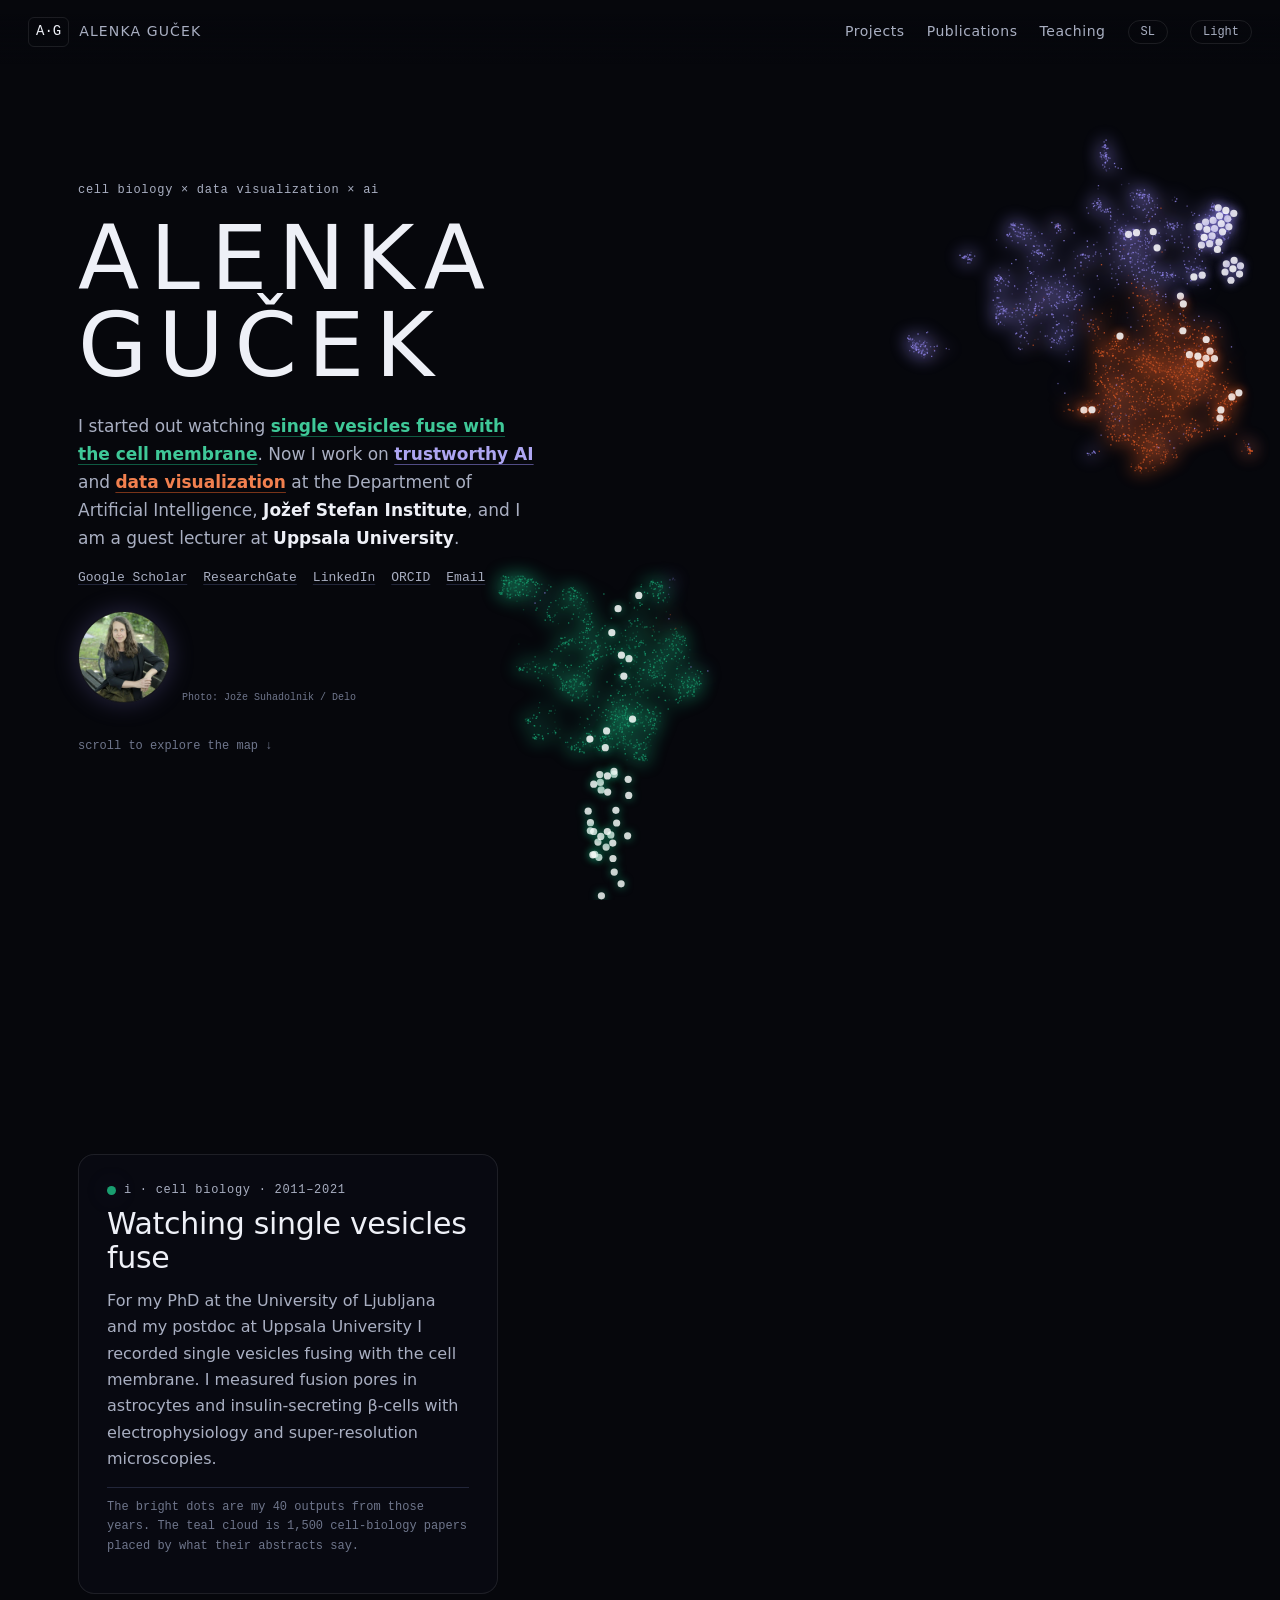
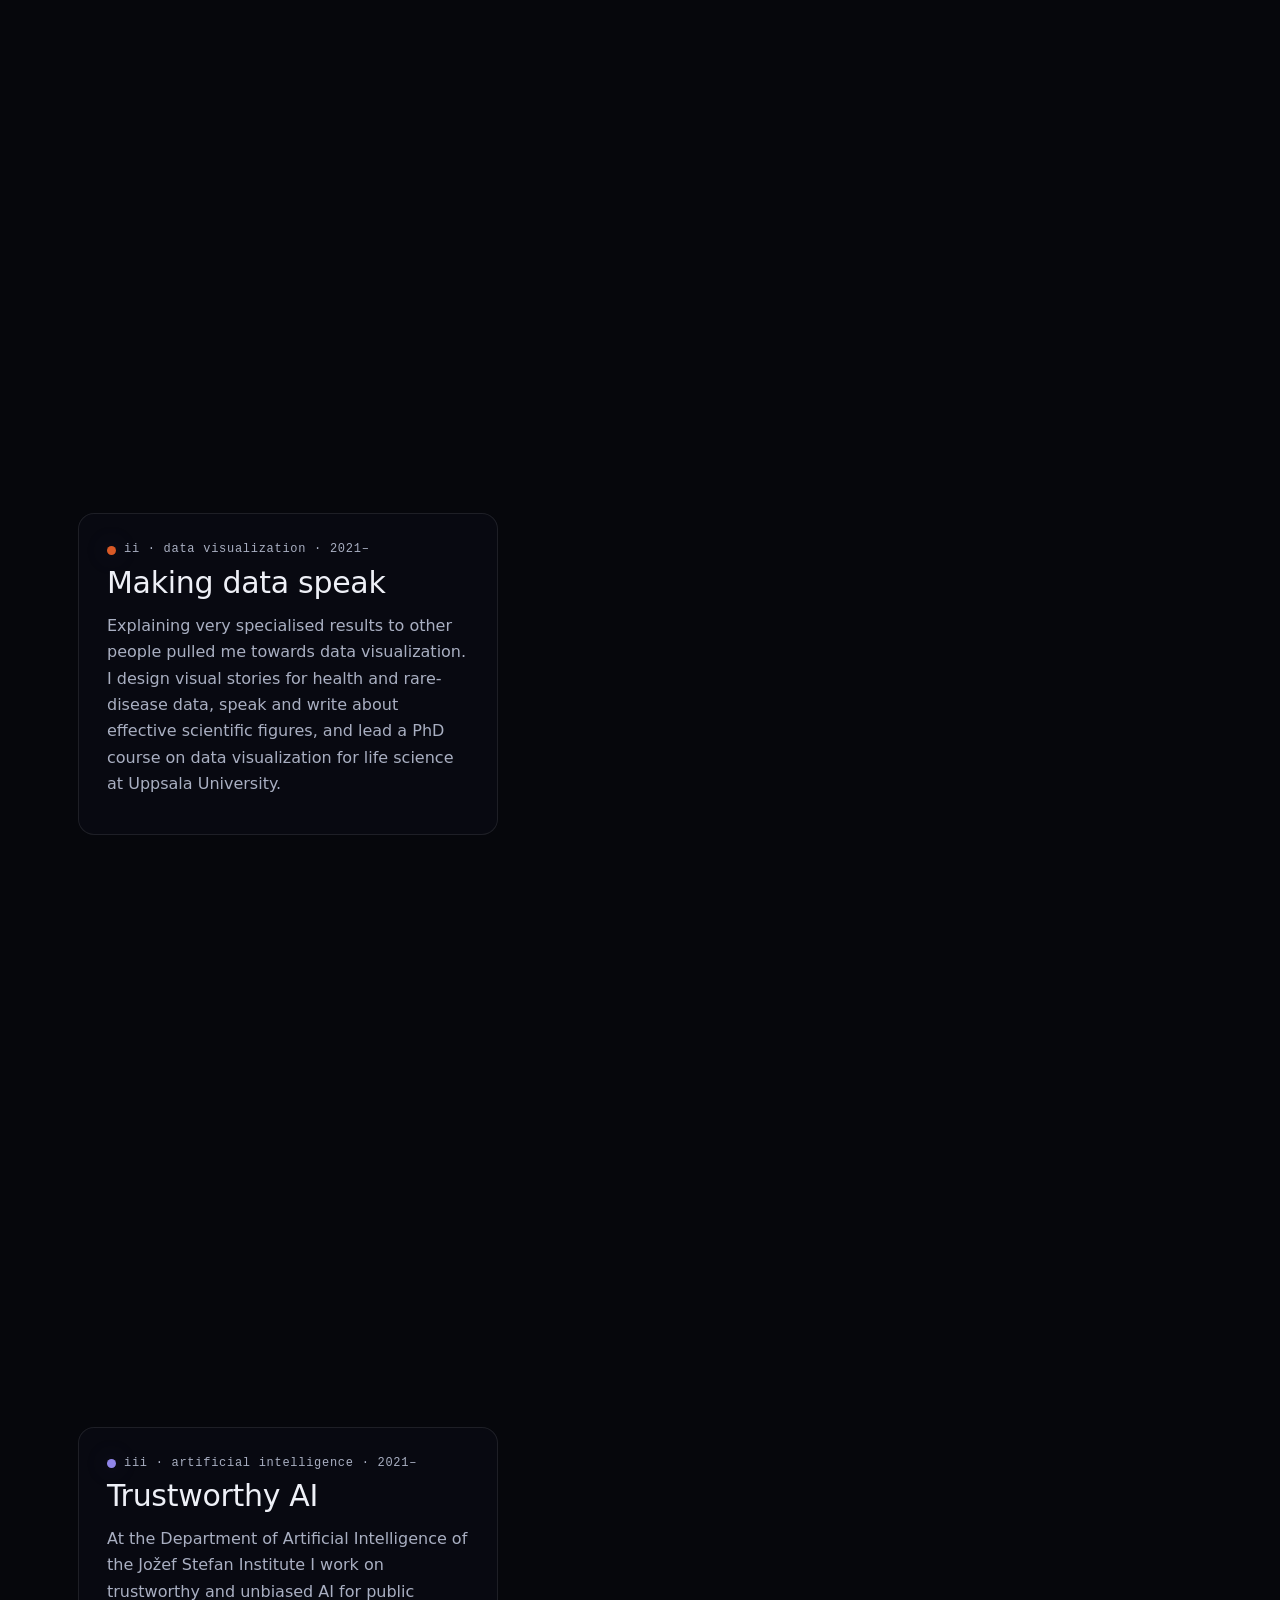
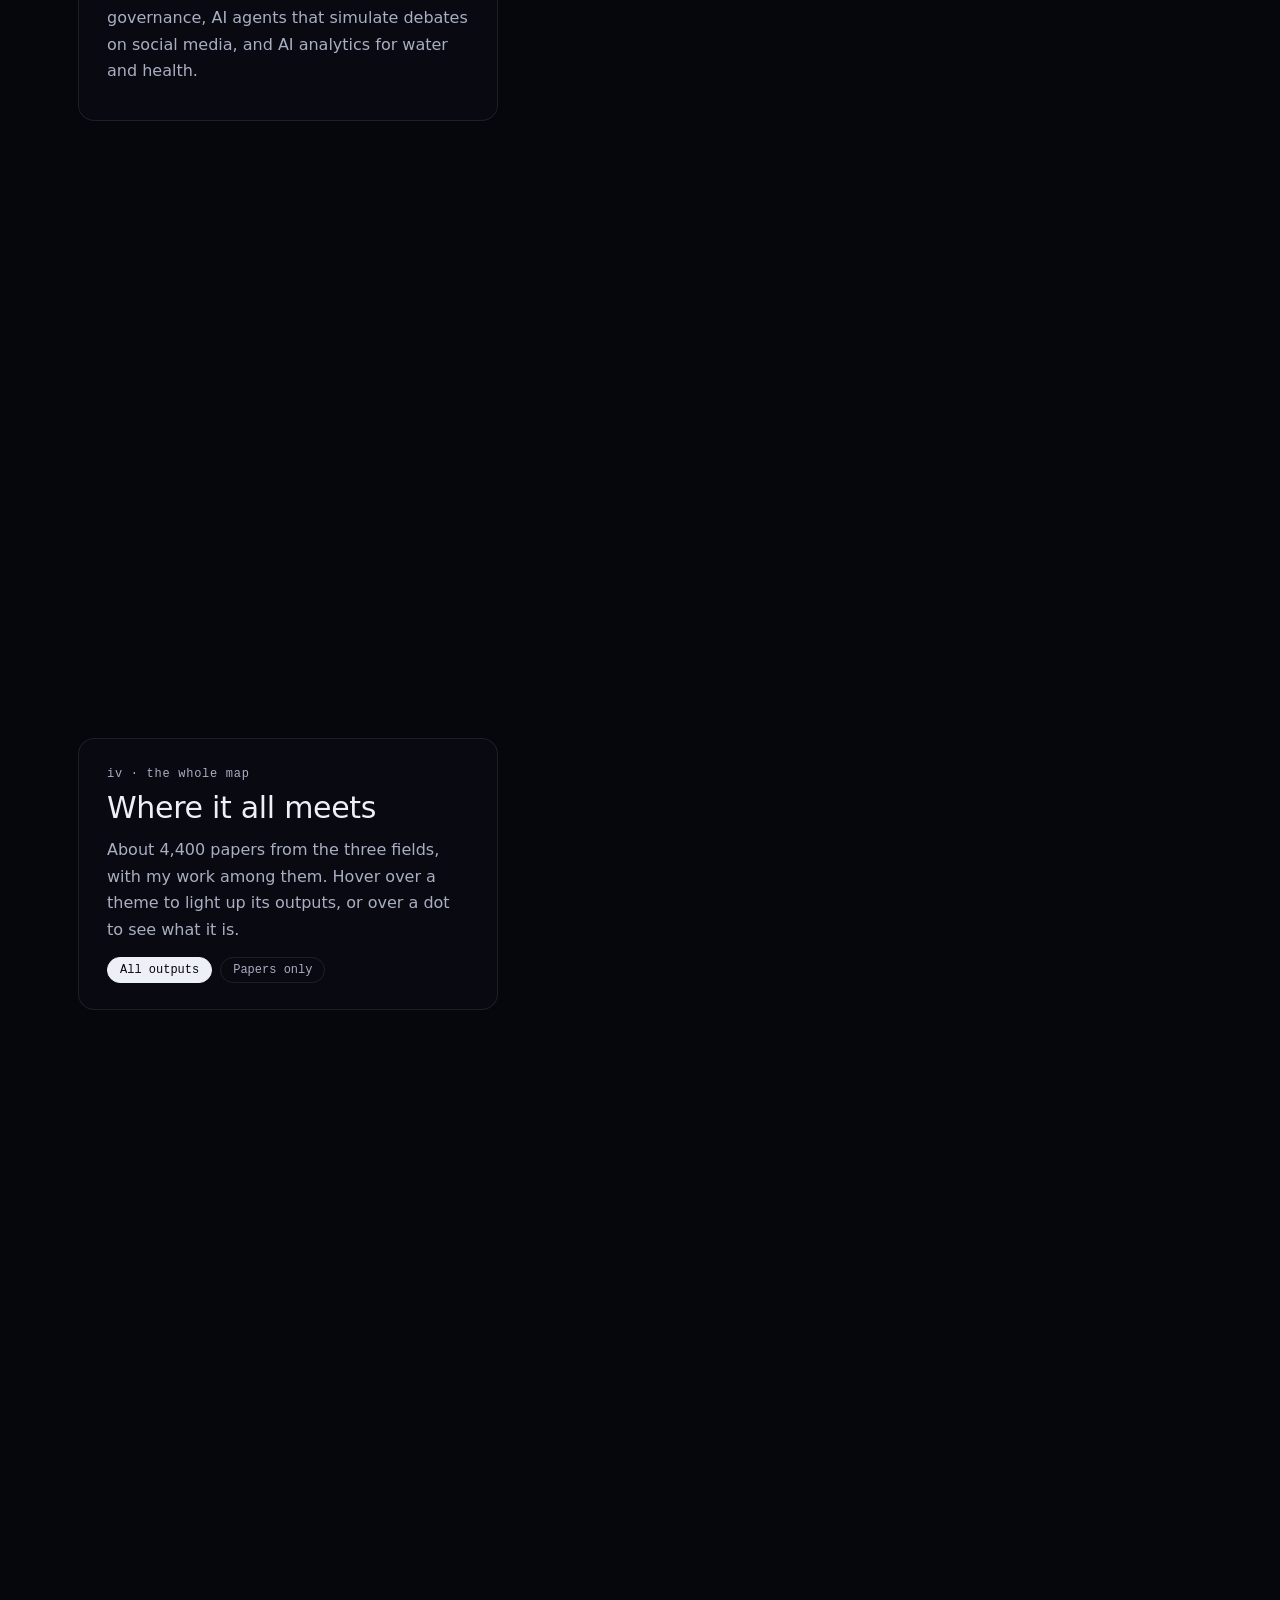
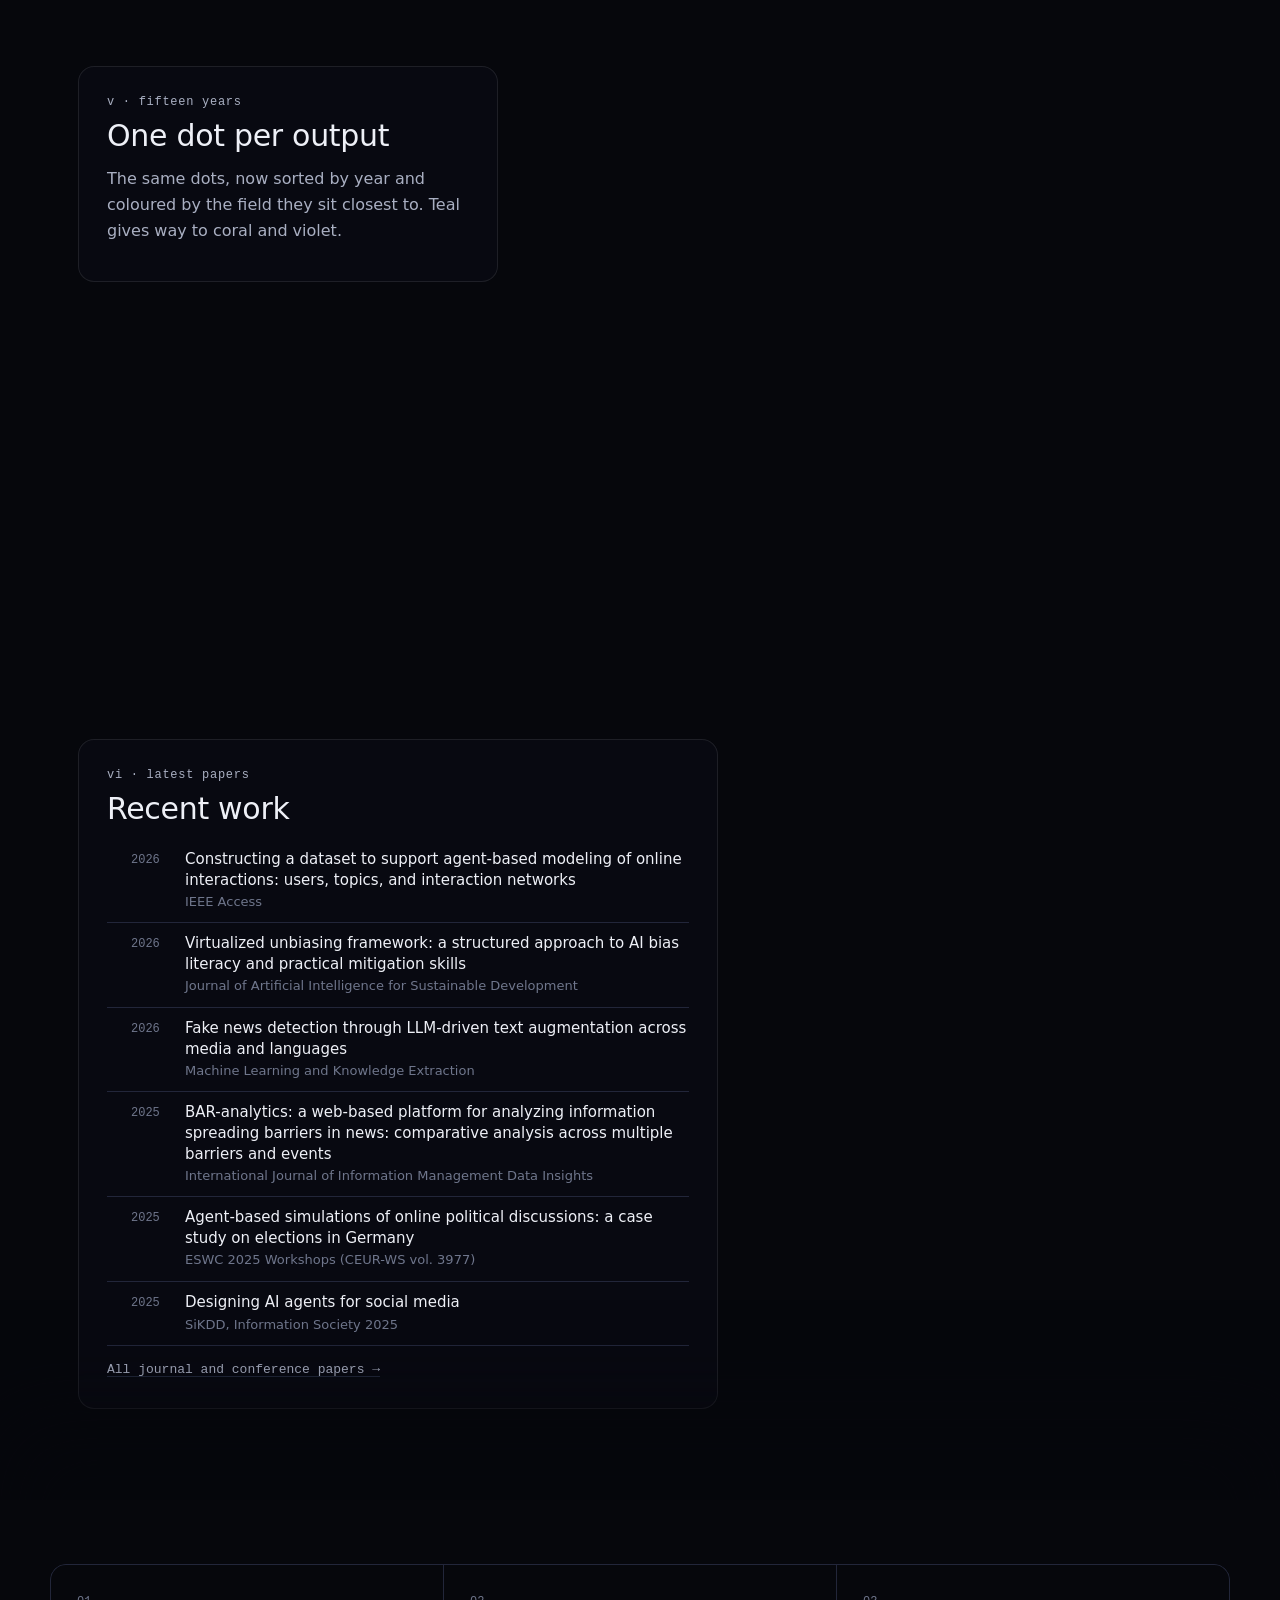
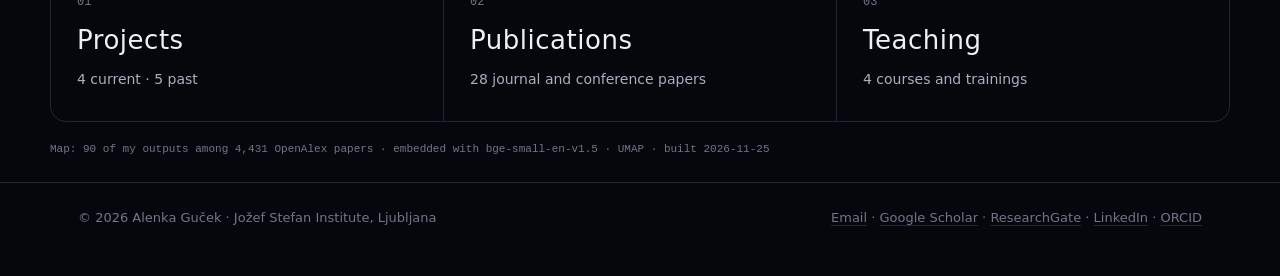
<file: site/index.html>
<!doctype html>
<html lang="en" data-theme="dark">
<head>
<meta charset="utf-8">
<meta name="viewport" content="width=device-width, initial-scale=1">
<title>Alenka Guček — cell biology · data visualization · AI</title>
<meta name="description" content="Researcher at the Department of Artificial Intelligence, Jožef Stefan Institute, working where cell biology, data visualization and AI meet.">
<script>try { const t = localStorage.getItem("theme"); if (t) document.documentElement.dataset.theme = t; } catch (e) {}</script>
<link rel="stylesheet" href="css/style.css?v=13">
</head>
<body class="home">
<header class="nav"><div class="wrap">
  <a class="brand" href="index.html"><span class="mono">A·G</span> <span class="name">Alenka Guček</span></a>
  <nav>
    <a class="link" href="projects.html" data-i18n="nav.projects">Projects</a>
    <a class="link" href="publications.html" data-i18n="nav.publications">Publications</a>
    <a class="link" href="teaching.html" data-i18n="nav.teaching">Teaching</a>
    <button id="lang" class="pill" type="button">SL</button>
    <button id="theme" class="pill" type="button">Light</button>
  </nav>
</div></header>

<!-- the sky: one fixed stage behind the whole story -->
<div id="stage" aria-hidden="true">
  <canvas></canvas>
</div>
<div class="tip" id="tip" role="tooltip"></div>

<main id="story">
  <section class="step hero" data-step="hero">
    <div class="card">
      <p class="kicker mono" data-i18n="hero.kicker">cell biology × data visualization × AI</p>
      <h1>Alenka<br>Guček</h1>
      <p class="lede" data-i18n-html="hero.lede">I started out watching <span class="hl hl-cell">single vesicles fuse with the cell membrane</span>. Now I work on <span class="hl hl-ai">trustworthy AI</span> and <span class="hl hl-viz">data visualization</span> at the Department of Artificial Intelligence, <b>Jožef Stefan Institute</b>, and I am a guest lecturer at <b>Uppsala University</b>.</p>
      <div class="links">
        <a href="https://scholar.google.com/citations?user=tJEwAjEAAAAJ" target="_blank" rel="noopener">Google Scholar</a>
        <a href="https://www.researchgate.net/profile/Alenka-Gucek-2" target="_blank" rel="noopener">ResearchGate</a>
        <a href="https://www.linkedin.com/in/alenkagucek/" target="_blank" rel="noopener">LinkedIn</a>
        <a href="https://orcid.org/0000-0003-4453-1498" target="_blank" rel="noopener">ORCID</a>
        <a href="mailto:alenka.gucek@ijs.si" data-i18n="email">Email</a>
      </div>
      <figure class="portrait">
        <img src="imgs/profile.webp" alt="Alenka Guček">
        <figcaption data-i18n="photo">Photo: Jože Suhadolnik / Delo</figcaption>
      </figure>
      <p class="scroll-hint mono" data-i18n="scroll">scroll to explore the map ↓</p>
    </div>
  </section>

  <section class="step" data-step="cell">
    <div class="card">
      <p class="kicker mono"><i class="sw" style="background:var(--f-cell)"></i><span data-i18n="cell.kicker">I · cell biology · 2011–2021</span></p>
      <h2 data-i18n="cell.h">Watching single vesicles fuse</h2>
      <p data-i18n="cell.p">For my PhD at the University of Ljubljana and my postdoc at Uppsala University I recorded single vesicles fusing with the cell membrane. I measured fusion pores in astrocytes and insulin-secreting β-cells with electrophysiology and super-resolution microscopies.</p>
      <p class="note mono" data-i18n="cell.note">The bright dots are my 40 outputs from those years. The teal cloud is 1,500 cell-biology papers placed by what their abstracts say.</p>
    </div>
  </section>

  <section class="step" data-step="viz">
    <div class="card">
      <p class="kicker mono"><i class="sw" style="background:var(--f-viz)"></i><span data-i18n="viz.kicker">II · data visualization · 2021–</span></p>
      <h2 data-i18n="viz.h">Making data speak</h2>
      <p data-i18n="viz.p">Explaining very specialised results to other people pulled me towards data visualization. I design visual stories for health and rare-disease data, speak and write about effective scientific figures, and lead a PhD course on data visualization for life science at Uppsala University.</p>
    </div>
  </section>

  <section class="step" data-step="ai">
    <div class="card">
      <p class="kicker mono"><i class="sw" style="background:var(--f-ai)"></i><span data-i18n="ai.kicker">III · artificial intelligence · 2021–</span></p>
      <h2 data-i18n="ai.h">Trustworthy AI</h2>
      <p data-i18n="ai.p">At the Department of Artificial Intelligence of the Jožef Stefan Institute I work on trustworthy and unbiased AI for public governance, AI agents that simulate debates on social media, and AI analytics for water and health.</p>
    </div>
  </section>

  <section class="step" data-step="all">
    <div class="card">
      <p class="kicker mono" data-i18n="all.kicker">IV · the whole map</p>
      <h2 data-i18n="all.h">Where it all meets</h2>
      <p data-i18n="all.p">About 4,400 papers from the three fields, with my work among them. Hover over a theme to light up its outputs, or over a dot to see what it is.</p>
      <div class="controls">
        <button type="button" data-filter="all" aria-pressed="true" data-i18n="filter.all">All outputs</button>
        <button type="button" data-filter="papers" aria-pressed="false" data-i18n="filter.papers">Papers only</button>
      </div>
    </div>
  </section>

  <section class="step" data-step="timeline">
    <div class="card">
      <p class="kicker mono" data-i18n="tl.kicker">V · fifteen years</p>
      <h2 data-i18n="tl.h">One dot per output</h2>
      <p data-i18n="tl.p">The same dots, now sorted by year and coloured by the field they sit closest to. Teal gives way to coral and violet.</p>
    </div>
  </section>

  <section class="step list-step" data-step="list">
    <div class="card wide">
      <p class="kicker mono" data-i18n="list.kicker">VI · latest papers</p>
      <h2 data-i18n="list.h">Recent work</h2>
      <div id="latest-pubs" class="latest"></div>
      <a class="all-papers" id="all-papers" href="publications.html" data-i18n="list.all">All journal and conference papers →</a>
    </div>
  </section>

  <section class="after">
    <nav class="gates" aria-label="More">
      <a class="gate" href="projects.html"><span class="g-k mono">01</span><span class="g-t" data-i18n="gate.projects">Projects</span><span class="g-s" id="g-projects"></span></a>
      <a class="gate" href="publications.html"><span class="g-k mono">02</span><span class="g-t" data-i18n="gate.publications">Publications</span><span class="g-s" id="g-pubs"></span></a>
      <a class="gate" href="teaching.html"><span class="g-k mono">03</span><span class="g-t" data-i18n="gate.teaching">Teaching</span><span class="g-s" id="g-teach"></span></a>
    </nav>
    <p class="method mono" id="method"></p>
  </section>
</main>

<footer><div class="wrap">
  <span data-i18n="footer">© 2026 Alenka Guček · Jožef Stefan Institute, Ljubljana</span>
  <span><a href="mailto:alenka.gucek@ijs.si" data-i18n="email">Email</a> · <a href="https://scholar.google.com/citations?user=tJEwAjEAAAAJ" target="_blank" rel="noopener">Google Scholar</a> · <a href="https://www.researchgate.net/profile/Alenka-Gucek-2" target="_blank" rel="noopener">ResearchGate</a> · <a href="https://www.linkedin.com/in/alenkagucek/" target="_blank" rel="noopener">LinkedIn</a> · <a href="https://orcid.org/0000-0003-4453-1498" target="_blank" rel="noopener">ORCID</a></span>
</div></footer>
<script src="js/i18n.js?v=13"></script>
<script src="js/site.js?v=13"></script>
<script src="js/story.js?v=13"></script>
</body>
</html>
</file>
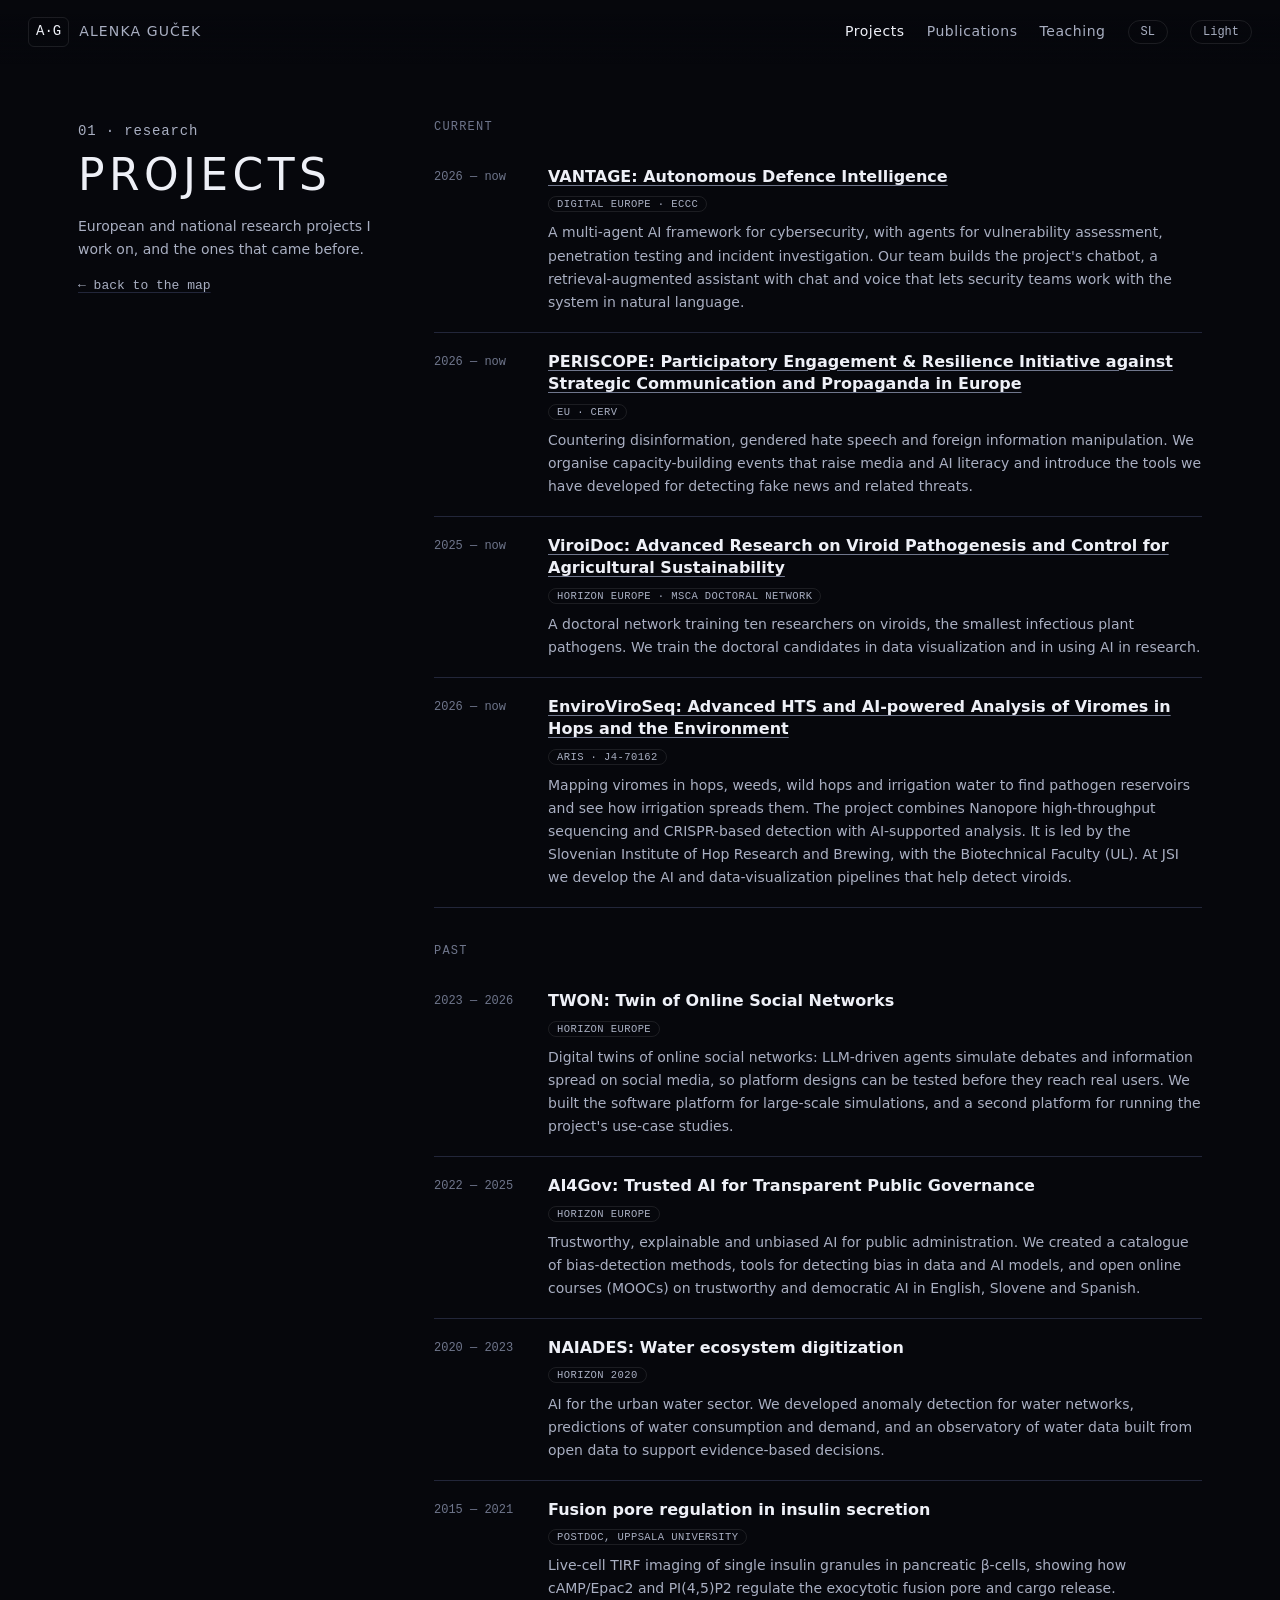
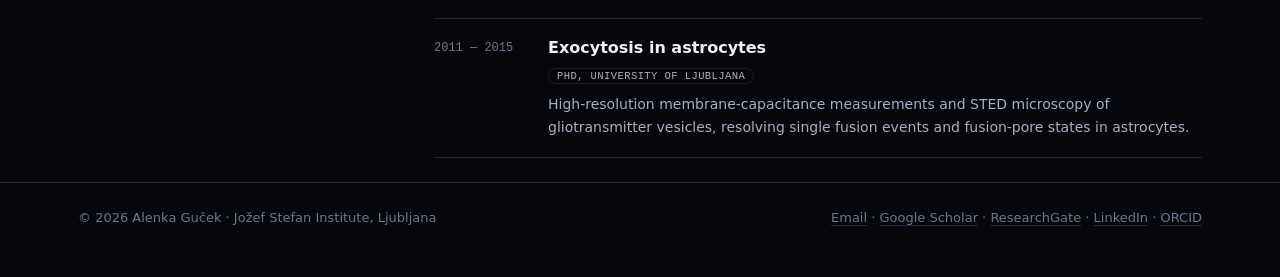
<file: site/projects.html>
<!doctype html>
<html lang="en" data-theme="dark">
<head>
<meta charset="utf-8">
<meta name="viewport" content="width=device-width, initial-scale=1">
<title>Projects — Alenka Guček</title>
<script>try { const t = localStorage.getItem("theme"); if (t) document.documentElement.dataset.theme = t; } catch (e) {}</script>
<link rel="stylesheet" href="css/style.css?v=13">
</head>
<body>
<header class="nav"><div class="wrap">
  <a class="brand" href="index.html"><span class="mono">A·G</span> <span class="name">Alenka Guček</span></a>
  <nav>
    <a class="link" href="projects.html" aria-current="page" data-i18n="nav.projects">Projects</a>
    <a class="link" href="publications.html" data-i18n="nav.publications">Publications</a>
    <a class="link" href="teaching.html" data-i18n="nav.teaching">Teaching</a>
    <button id="lang" class="pill" type="button">SL</button>
    <button id="theme" class="pill" type="button">Light</button>
  </nav>
</div></header>
<main class="wrap">
  <div class="page">
    <aside class="page-head">
      <p class="kicker mono" data-i18n="proj.kicker">01 · research</p>
      <h1 data-i18n="proj.h">Projects</h1>
      <p data-i18n="proj.p">European and national research projects I work on, and the ones that came before.</p>
      <a href="index.html" data-i18n="back">← back to the map</a>
    </aside>
    <section id="all-projects"></section>
  </div>
</main>
<footer><div class="wrap"><span data-i18n="footer">© 2026 Alenka Guček · Jožef Stefan Institute, Ljubljana</span><span><a href="mailto:alenka.gucek@ijs.si" data-i18n="email">Email</a> · <a href="https://scholar.google.com/citations?user=tJEwAjEAAAAJ" target="_blank" rel="noopener">Google Scholar</a> · <a href="https://www.researchgate.net/profile/Alenka-Gucek-2" target="_blank" rel="noopener">ResearchGate</a> · <a href="https://www.linkedin.com/in/alenkagucek/" target="_blank" rel="noopener">LinkedIn</a> · <a href="https://orcid.org/0000-0003-4453-1498" target="_blank" rel="noopener">ORCID</a></span></div></footer>
<script src="js/i18n.js?v=13"></script>
<script src="js/site.js?v=13"></script>
</body>
</html>
</file>
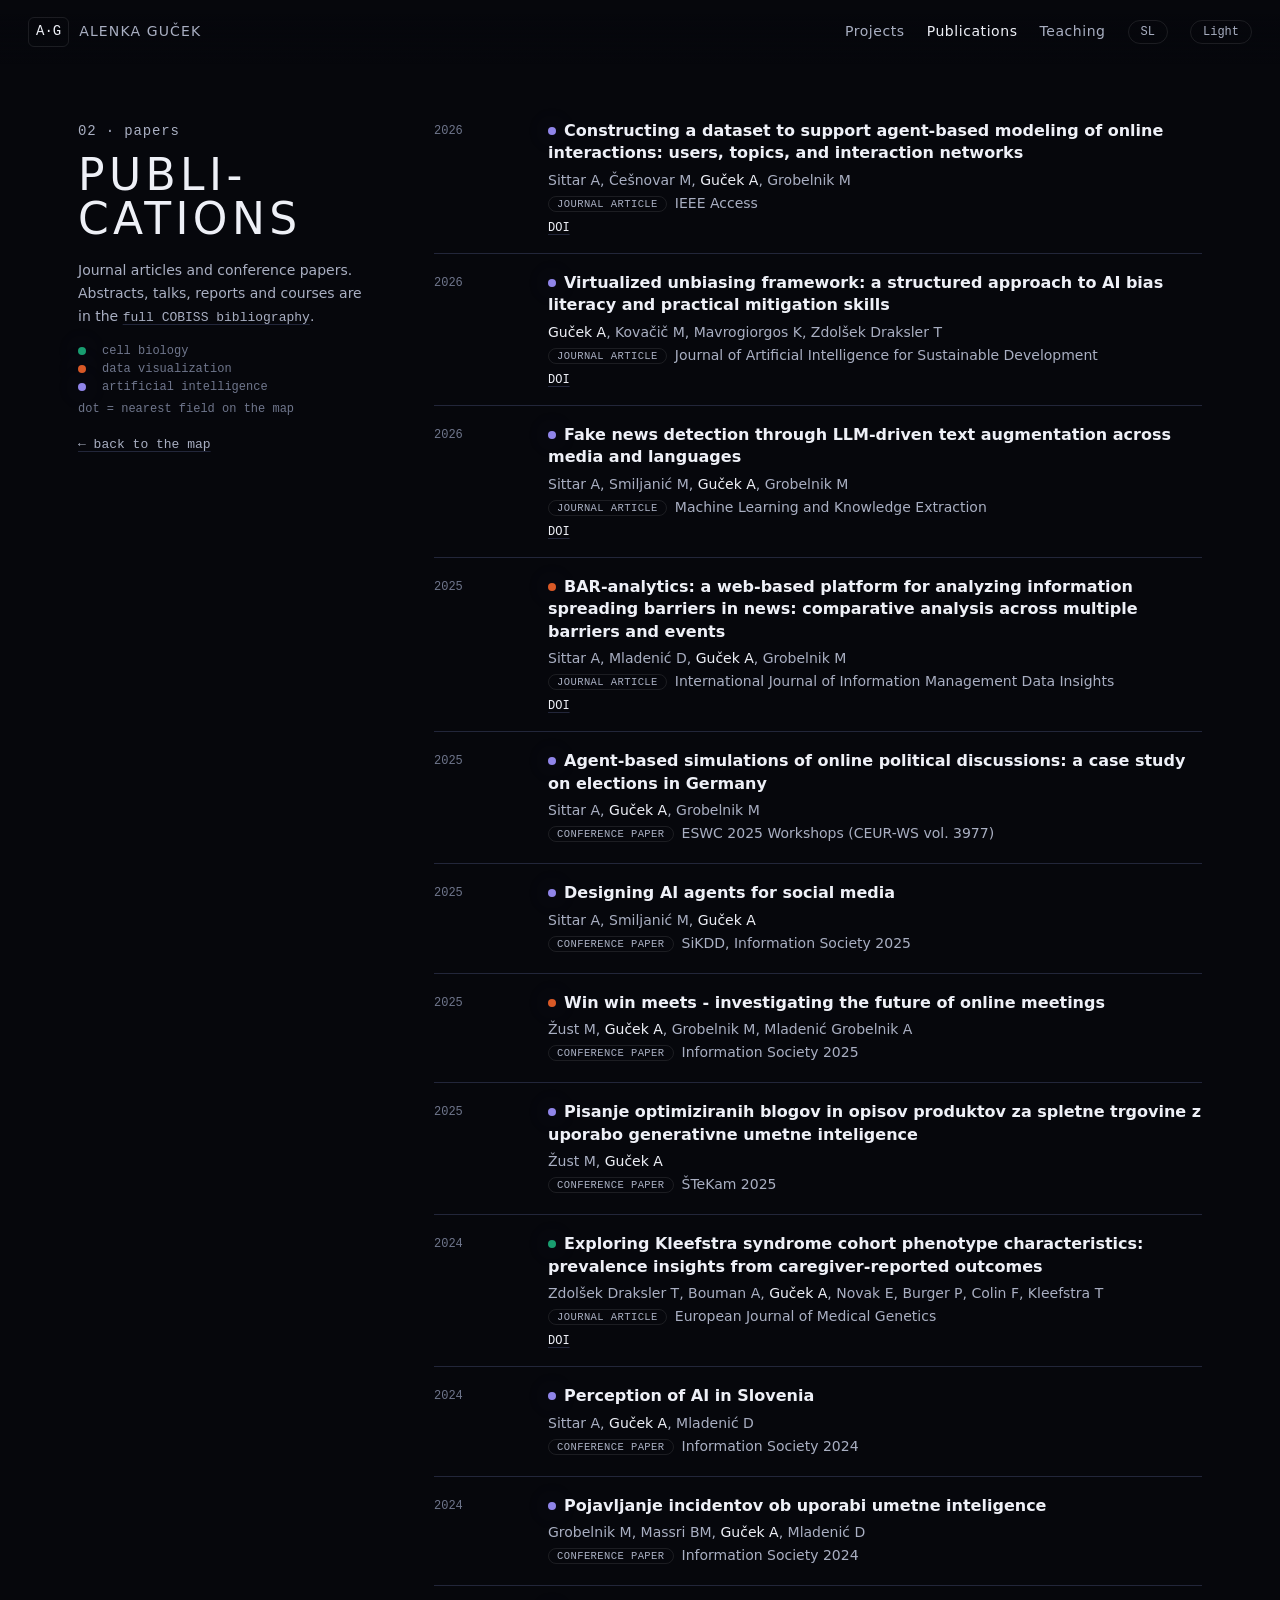
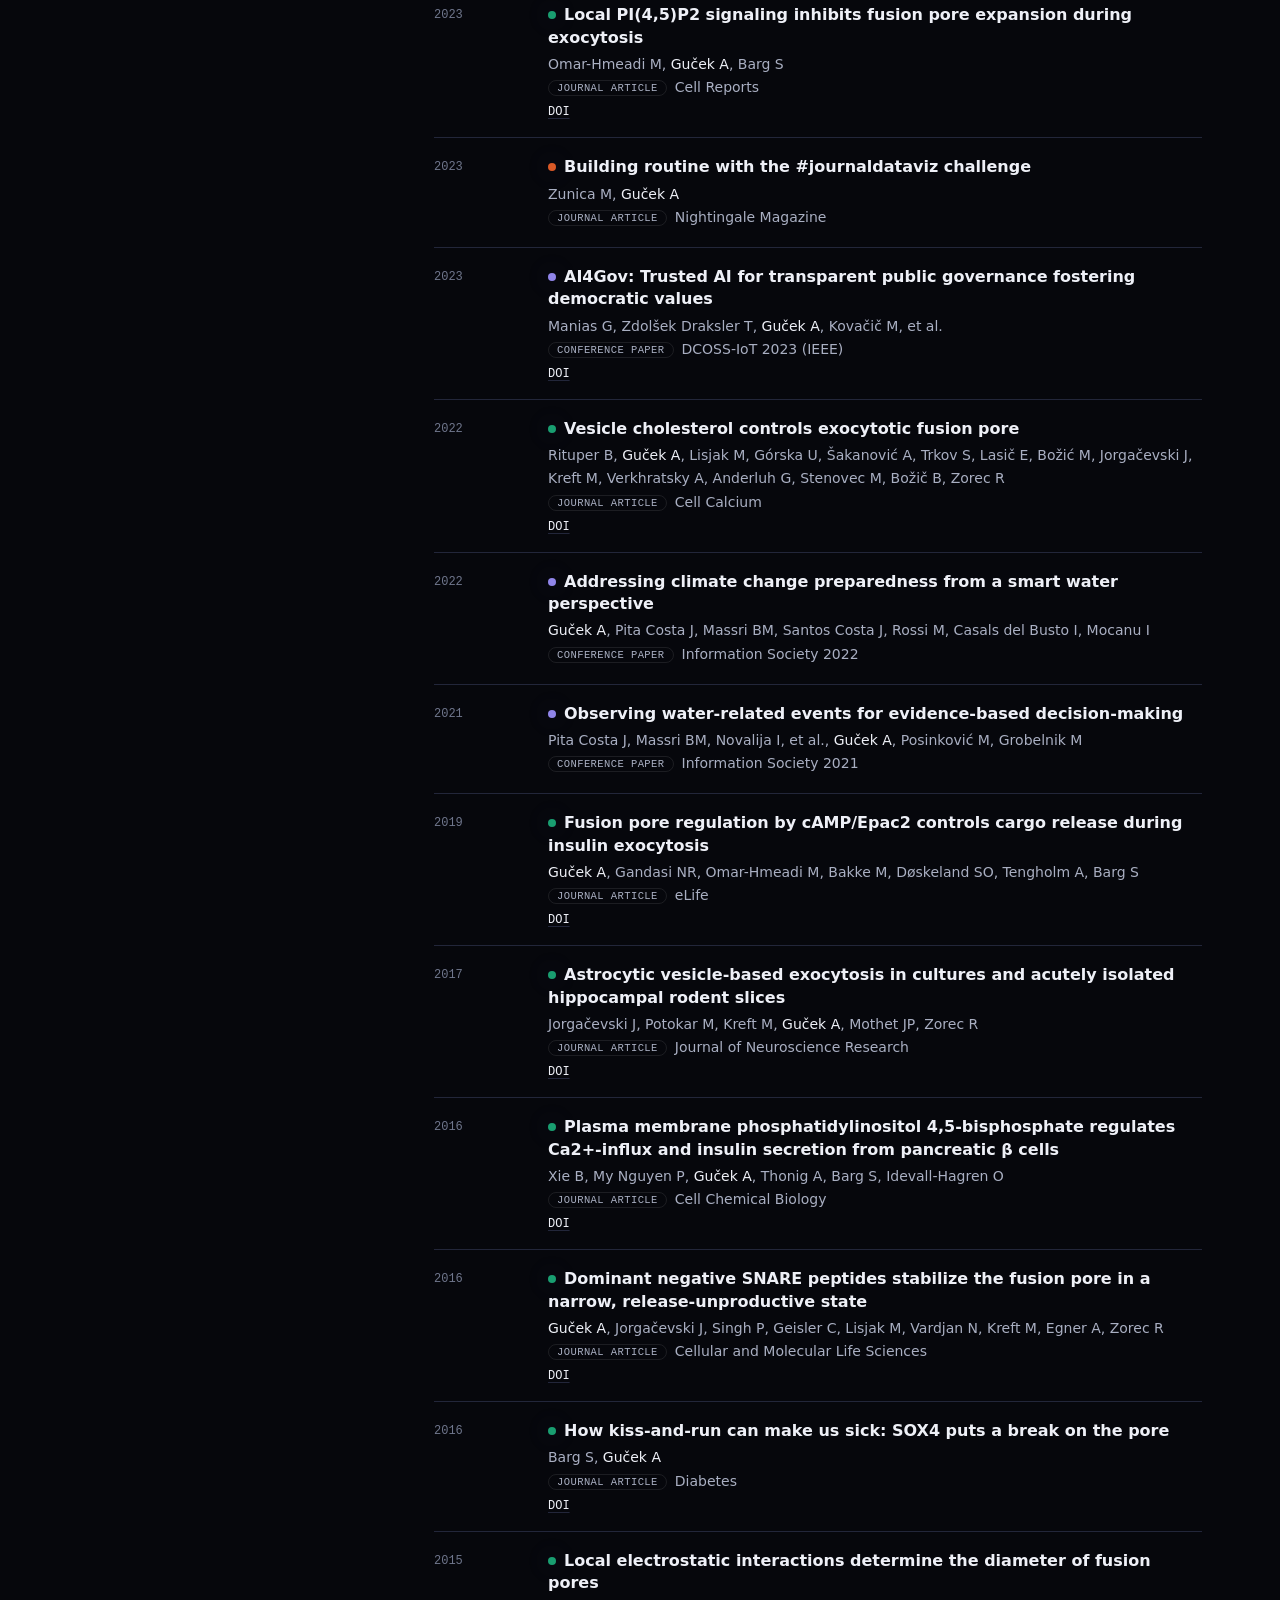
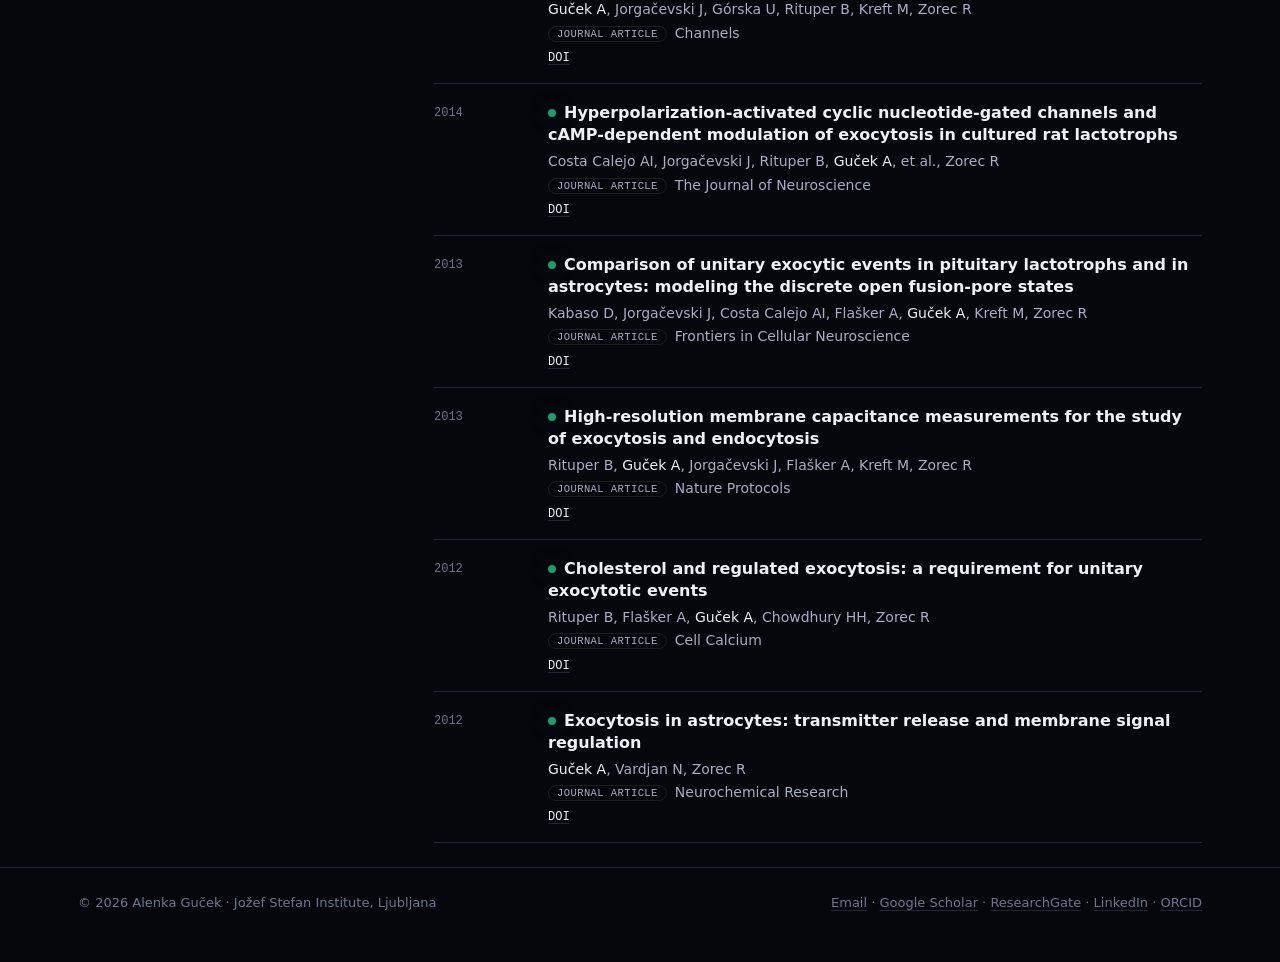
<file: site/publications.html>
<!doctype html>
<html lang="en" data-theme="dark">
<head>
<meta charset="utf-8">
<meta name="viewport" content="width=device-width, initial-scale=1">
<title>Publications — Alenka Guček</title>
<script>try { const t = localStorage.getItem("theme"); if (t) document.documentElement.dataset.theme = t; } catch (e) {}</script>
<link rel="stylesheet" href="css/style.css?v=13">
</head>
<body>
<header class="nav"><div class="wrap">
  <a class="brand" href="index.html"><span class="mono">A·G</span> <span class="name">Alenka Guček</span></a>
  <nav>
    <a class="link" href="projects.html" data-i18n="nav.projects">Projects</a>
    <a class="link" href="publications.html" aria-current="page" data-i18n="nav.publications">Publications</a>
    <a class="link" href="teaching.html" data-i18n="nav.teaching">Teaching</a>
    <button id="lang" class="pill" type="button">SL</button>
    <button id="theme" class="pill" type="button">Light</button>
  </nav>
</div></header>
<main class="wrap">
  <div class="page">
    <aside class="page-head">
      <p class="kicker mono" data-i18n="pubs.kicker">02 · papers</p>
      <h1 data-i18n="pubs.h">Publi&shy;cations</h1>
      <p data-i18n-html="pubs.p">Journal articles and conference papers. Abstracts, talks, reports and courses are in the <a href="https://bib.cobiss.net/bibliographies/si/webBiblio/bib201_20261125_204723_34319.html" target="_blank" rel="noopener">full COBISS bibliography</a>.</p>
      <div class="legend-dots">
        <span><i class="dot" style="background:var(--f-cell)"></i><span data-i18n="field.cell.l">cell biology</span></span>
        <span><i class="dot" style="background:var(--f-viz)"></i><span data-i18n="field.viz.l">data visualization</span></span>
        <span><i class="dot" style="background:var(--f-ai)"></i><span data-i18n="field.ai.l">artificial intelligence</span></span>
        <span style="margin-top:4px" data-i18n="pubs.dotnote">dot = nearest field on the map</span>
      </div>
      <p style="margin-top:16px"><a href="index.html" data-i18n="back">← back to the map</a></p>
    </aside>
    <section id="all-pubs"></section>
  </div>
</main>
<footer><div class="wrap"><span data-i18n="footer">© 2026 Alenka Guček · Jožef Stefan Institute, Ljubljana</span><span><a href="mailto:alenka.gucek@ijs.si" data-i18n="email">Email</a> · <a href="https://scholar.google.com/citations?user=tJEwAjEAAAAJ" target="_blank" rel="noopener">Google Scholar</a> · <a href="https://www.researchgate.net/profile/Alenka-Gucek-2" target="_blank" rel="noopener">ResearchGate</a> · <a href="https://www.linkedin.com/in/alenkagucek/" target="_blank" rel="noopener">LinkedIn</a> · <a href="https://orcid.org/0000-0003-4453-1498" target="_blank" rel="noopener">ORCID</a></span></div></footer>
<script src="js/i18n.js?v=13"></script>
<script src="js/site.js?v=13"></script>
</body>
</html>
</file>
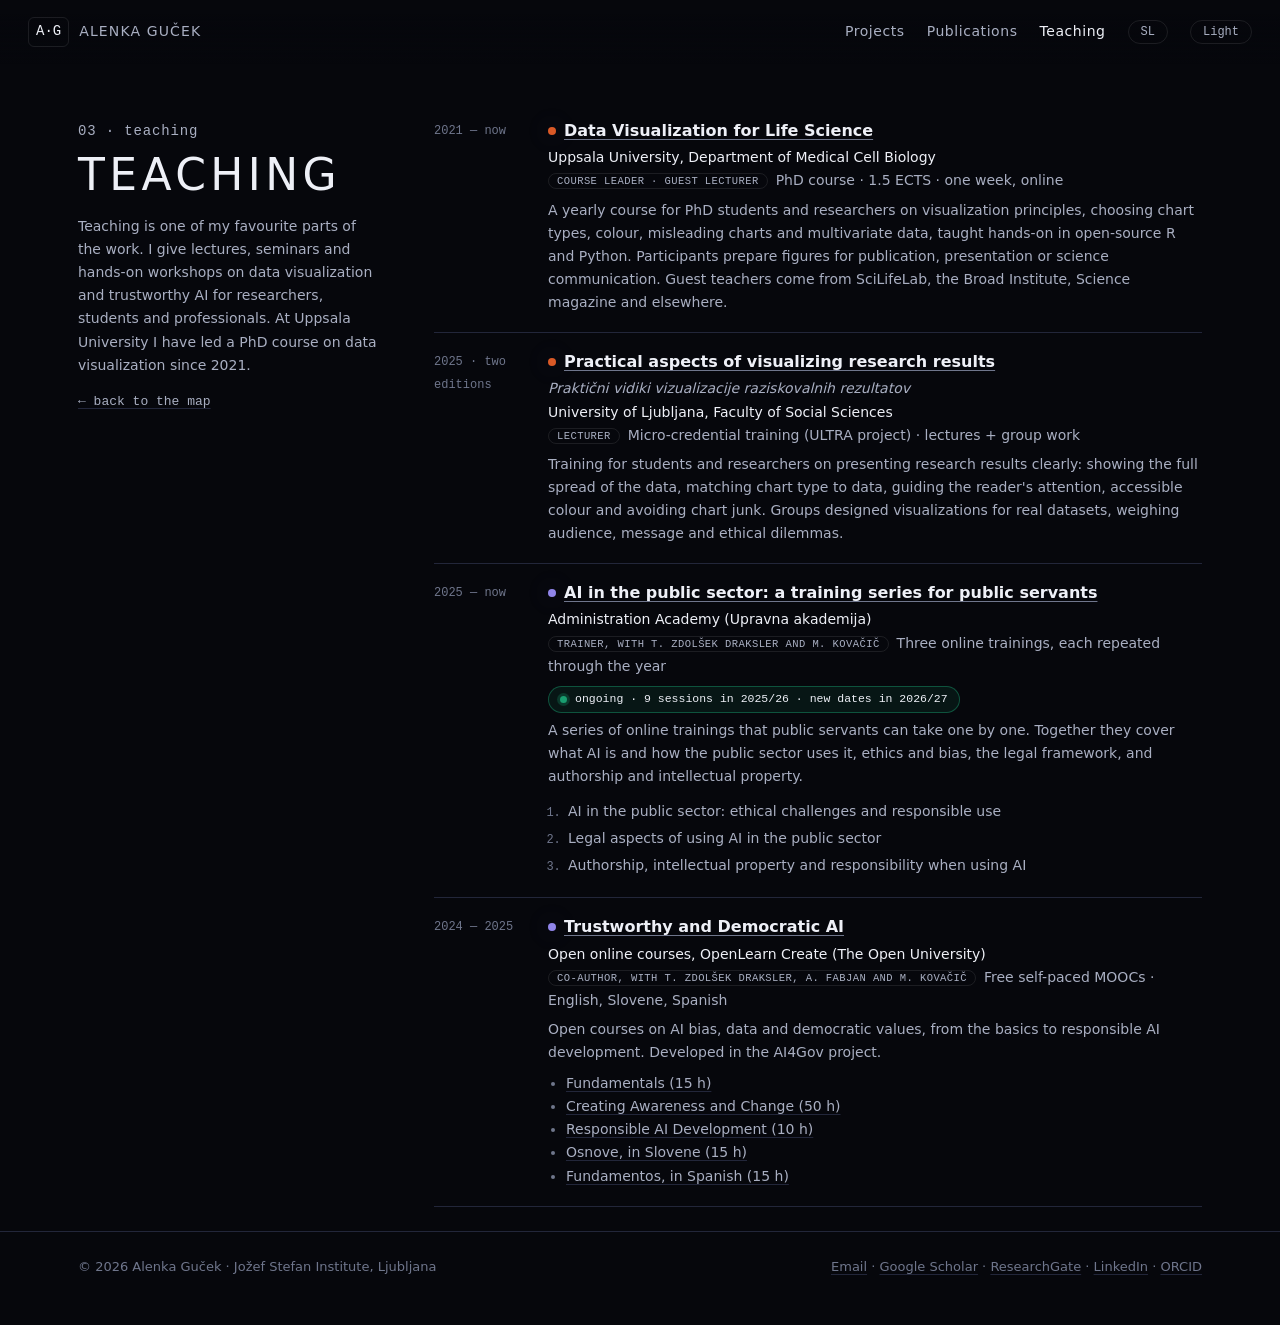
<file: site/teaching.html>
<!doctype html>
<html lang="en" data-theme="dark">
<head>
<meta charset="utf-8">
<meta name="viewport" content="width=device-width, initial-scale=1">
<title>Teaching — Alenka Guček</title>
<script>try { const t = localStorage.getItem("theme"); if (t) document.documentElement.dataset.theme = t; } catch (e) {}</script>
<link rel="stylesheet" href="css/style.css?v=13">
</head>
<body>
<header class="nav"><div class="wrap">
  <a class="brand" href="index.html"><span class="mono">A·G</span> <span class="name">Alenka Guček</span></a>
  <nav>
    <a class="link" href="projects.html" data-i18n="nav.projects">Projects</a>
    <a class="link" href="publications.html" data-i18n="nav.publications">Publications</a>
    <a class="link" href="teaching.html" aria-current="page" data-i18n="nav.teaching">Teaching</a>
    <button id="lang" class="pill" type="button">SL</button>
    <button id="theme" class="pill" type="button">Light</button>
  </nav>
</div></header>
<main class="wrap">
  <div class="page">
    <aside class="page-head">
      <p class="kicker mono" data-i18n="teach.kicker">03 · teaching</p>
      <h1 data-i18n="teach.h">Teaching</h1>
      <p data-i18n="teach.p">Teaching is one of my favourite parts of the work. I give lectures, seminars and hands-on workshops on data visualization and trustworthy AI for researchers, students and professionals. At Uppsala University I have led a PhD course on data visualization since 2021.</p>
      <a href="index.html" data-i18n="back">← back to the map</a>
    </aside>
    <section id="all-teaching"></section>
  </div>
</main>
<footer><div class="wrap"><span data-i18n="footer">© 2026 Alenka Guček · Jožef Stefan Institute, Ljubljana</span><span><a href="mailto:alenka.gucek@ijs.si" data-i18n="email">Email</a> · <a href="https://scholar.google.com/citations?user=tJEwAjEAAAAJ" target="_blank" rel="noopener">Google Scholar</a> · <a href="https://www.researchgate.net/profile/Alenka-Gucek-2" target="_blank" rel="noopener">ResearchGate</a> · <a href="https://www.linkedin.com/in/alenkagucek/" target="_blank" rel="noopener">LinkedIn</a> · <a href="https://orcid.org/0000-0003-4453-1498" target="_blank" rel="noopener">ORCID</a></span></div></footer>
<script src="js/i18n.js?v=13"></script>
<script src="js/site.js?v=13"></script>
</body>
</html>
</file>
<file: site/css/style.css>
/* ============ Observatory theme ============
   Dark by default; a light "daylight" variant via the toggle.
   Field colours: teal / coral / violet (validated CVD-safe as a set, both modes). */
:root, :root[data-theme="dark"] {
  color-scheme: dark;
  --page: #06070c;
  --surface: #0e1019;
  --glass: rgba(10, 12, 20, 0.72);
  --ink: #eef0f7;
  --ink-2: #a9afc2;
  --muted: #6f768c;
  --hair: #22263a;
  --ring: rgba(255, 255, 255, 0.09);
  --f-cell: #199e70;
  --f-viz: #d95926;
  --f-ai: #9085e9;
  --glow: 0 0 24px rgba(144, 133, 233, 0.25);
  /* field colours as text: lifted a step for contrast on the dark page */
  --t-cell: #3fc898; --t-viz: #f2804f; --t-ai: #aea6f2;
  --sans: system-ui, -apple-system, "Segoe UI", sans-serif;
  --mono: ui-monospace, "Cascadia Mono", "SF Mono", Consolas, Menlo, monospace;
}
:root[data-theme="light"] {
  color-scheme: light;
  --page: #f5f4ef;
  --surface: #fcfcfa;
  --glass: rgba(252, 252, 250, 0.82);
  --ink: #12131a;
  --ink-2: #4d5060;
  --muted: #858799;
  --hair: #dedcd3;
  --ring: rgba(12, 12, 20, 0.10);
  --f-cell: #1baf7a;
  --f-viz: #eb6834;
  --f-ai: #6250d6;
  --glow: none;
  /* field colours as text: darkened a step for contrast on paper */
  --t-cell: #0b7a53; --t-viz: #b8471a; --t-ai: #4d3cc0;
}

* { box-sizing: border-box; }
html { background: var(--page); }
body { margin: 0; font: 16px/1.65 var(--sans); color: var(--ink); background: var(--page); -webkit-font-smoothing: antialiased; }
a { color: inherit; text-decoration-color: var(--hair); text-underline-offset: 3px; }
a:hover { text-decoration-color: currentColor; }
.mono { font-family: var(--mono); }
.wrap { max-width: 1180px; margin: 0 auto; padding: 0 28px; }

/* ---------- nav ---------- */
header.nav { position: fixed; inset: 0 0 auto 0; z-index: 20; background: linear-gradient(to bottom, var(--page) 20%, transparent); }
header.nav .wrap { display: flex; align-items: center; gap: 24px; height: 64px; max-width: none; }
header.nav .brand { text-decoration: none; margin-right: auto; font-size: 14px; letter-spacing: .08em; text-transform: uppercase; color: var(--ink-2); display: inline-flex; gap: 10px; align-items: center; }
header.nav .brand .mono { color: var(--ink); border: 1px solid var(--ring); border-radius: 6px; padding: 2px 7px; letter-spacing: 0; }
header.nav nav { display: flex; align-items: center; gap: 22px; }
header.nav a.link { text-decoration: none; color: var(--ink-2); font-size: 14px; letter-spacing: .04em; }
header.nav a.link[aria-current="page"], header.nav a.link:hover { color: var(--ink); }
#theme, #lang { background: none; border: 1px solid var(--ring); color: var(--ink-2); border-radius: 999px; padding: 4px 12px; font: 12px var(--mono); cursor: pointer; }
#theme:hover, #lang:hover { color: var(--ink); }
#lang { min-width: 34px; }

/* ---------- home: the story ---------- */
#stage { position: fixed; inset: 0; z-index: 0; }
#stage canvas { display: block; }
#story { position: relative; z-index: 1; pointer-events: none; }
#story .card, #story .after, #story a, #story button { pointer-events: auto; }
.step { min-height: 100vh; display: flex; align-items: center; padding: 96px 28px 48px max(28px, calc((100vw - 1180px) / 2 + 28px)); }
.step .card { max-width: 420px; background: var(--glass); backdrop-filter: blur(10px); -webkit-backdrop-filter: blur(10px); border: 1px solid var(--ring); border-radius: 16px; padding: 26px 28px; }
.step .card.wide { max-width: 640px; }
.step h2 { font-weight: 300; font-size: 30px; line-height: 1.15; letter-spacing: -0.01em; margin: 6px 0 12px; }
.step p { color: var(--ink-2); margin: 0 0 10px; }
.step p b { color: var(--ink); font-weight: 600; }
.kicker { font-size: 12px; letter-spacing: .06em; color: var(--muted); margin: 0 !important; display: flex; align-items: center; gap: 8px; text-transform: lowercase; }
.sw { width: 9px; height: 9px; border-radius: 50%; display: inline-block; box-shadow: var(--glow); }
.note { font-size: 12px !important; color: var(--muted) !important; border-top: 1px solid var(--hair); padding-top: 10px; margin-top: 14px !important; }

.hero .card { background: none; border: 0; backdrop-filter: none; -webkit-backdrop-filter: none; padding: 0; max-width: 460px; }
.hero h1 { font-weight: 200; font-size: clamp(44px, 7vw, 92px); line-height: .98; letter-spacing: .12em; text-transform: uppercase; margin: 14px 0 22px; }
.hero .lede { font-size: 17px; }
.links { display: flex; flex-wrap: wrap; gap: 6px 16px; margin: 18px 0 0; font: 13px var(--mono); }
.links a { color: var(--ink-2); }
.links a:hover { color: var(--ink); }
.portrait { margin: 26px 0 0; display: flex; align-items: end; gap: 12px; }
.portrait img { width: 92px; height: 92px; border-radius: 50%; object-fit: cover; object-position: 30% 25%; border: 1px solid var(--ring); box-shadow: var(--glow); }
.portrait figcaption { font: 10px var(--mono); color: var(--muted); }
.scroll-hint { font-size: 12px !important; color: var(--muted) !important; margin-top: 34px !important; animation: bob 2.4s ease-in-out infinite; }
@keyframes bob { 50% { transform: translateY(5px); } }

.controls { display: flex; gap: 8px; margin-top: 14px; }
.controls button { font: 12px var(--mono); border: 1px solid var(--ring); background: transparent; color: var(--ink-2); border-radius: 999px; padding: 5px 12px; cursor: pointer; }
.controls button[aria-pressed="true"] { background: var(--ink); color: var(--page); border-color: var(--ink); }

/* latest papers: the dots land on these bullets */
.latest { margin-top: 8px; }
.lp { display: grid; grid-template-columns: 14px 44px 1fr; column-gap: 10px; padding: 10px 0; border-bottom: 1px solid var(--hair); text-decoration: none; }
.lp:hover .lp-t { text-decoration: underline; text-decoration-color: var(--muted); }
.bullet { width: 9px; height: 9px; border-radius: 50%; margin-top: 7px; opacity: 0; transition: opacity .25s; box-shadow: var(--glow); }
body.listed .bullet, body:not(.home) .bullet { opacity: 1; }
.lp-y { font-size: 12px; color: var(--muted); padding-top: 2px; }
.lp-t { color: var(--ink); font-size: 15px; line-height: 1.4; }
.lp-v { grid-column: 3; color: var(--muted); font-size: 13px; }
.all-papers { display: inline-block; margin-top: 16px; font: 13px var(--mono); color: var(--ink-2); }

.after { position: relative; z-index: 2; background: var(--page); padding: 64px 28px 24px; box-shadow: 0 -80px 80px var(--page); }
.gates { max-width: 1180px; margin: 0 auto; display: grid; grid-template-columns: repeat(3, 1fr); gap: 1px; background: var(--hair); border: 1px solid var(--hair); border-radius: 16px; overflow: hidden; }
.gate { display: flex; flex-direction: column; gap: 6px; padding: 28px 26px 30px; background: var(--page); text-decoration: none; transition: background .2s; }
.gate:hover { background: var(--surface); }
.gate .g-k { font-size: 12px; color: var(--muted); }
.gate .g-t { font-size: 26px; font-weight: 300; letter-spacing: .02em; }
.gate .g-s { color: var(--ink-2); font-size: 14px; }
.gate:hover .g-t::after { content: " →"; color: var(--muted); }
.method { max-width: 1180px; margin: 18px auto 0; font-size: 11px; color: var(--muted); }

.tip { position: fixed; pointer-events: none; z-index: 30; max-width: 320px; background: var(--surface); color: var(--ink); border: 1px solid var(--ring); box-shadow: 0 10px 30px rgba(0, 0, 0, .35); border-radius: 10px; padding: 10px 12px; font-size: 13px; line-height: 1.4; opacity: 0; transition: opacity .12s; }
.tip.show { opacity: 1; }
.tip .t { font-weight: 600; margin-bottom: 4px; }
.tip .m { color: var(--ink-2); font-size: 12px; }
.tip .k { display: flex; align-items: center; gap: 6px; color: var(--ink-2); font-size: 12px; margin-top: 4px; }
.tip .k i { width: 8px; height: 8px; border-radius: 50%; }

footer { position: relative; z-index: 2; background: var(--page); border-top: 1px solid var(--hair); padding: 24px 0 48px; color: var(--muted); font-size: 13px; }
footer .wrap { display: flex; justify-content: space-between; gap: 16px; flex-wrap: wrap; }

/* ---------- inner pages: sticky title column + list ---------- */
body:not(.home) main { padding-top: 64px; }
.page { display: grid; grid-template-columns: 300px 1fr; gap: 56px; padding: 56px 0 24px; }
.page-head { position: sticky; top: 96px; align-self: start; }
.page-head .kicker { margin-bottom: 10px !important; }
.page-head h1 { font-weight: 200; font-size: 44px; letter-spacing: .1em; text-transform: uppercase; line-height: 1; margin: 8px 0 18px; }
.page-head p { color: var(--ink-2); font-size: 14px; margin: 0 0 10px; }
.page-head a { color: var(--ink-2); font: 13px var(--mono); }
.legend-dots { font: 12px var(--mono); color: var(--muted); display: grid; gap: 4px; margin-top: 16px; }
.legend-dots span { display: flex; align-items: center; gap: 8px; }

.item { padding: 18px 0; border-bottom: 1px solid var(--hair); display: grid; grid-template-columns: 96px 1fr; gap: 18px; }
.item:first-child { padding-top: 0; }
.item .when { color: var(--muted); font: 12px/1.9 var(--mono); }
.item h3 { font-size: 16px; font-weight: 600; margin: 0 0 4px; line-height: 1.4; }
.item h3 a { text-decoration-color: var(--muted); }
.item .meta { color: var(--ink-2); font-size: 14px; }
.item .meta em { font-style: normal; color: var(--ink); }
.item .acts { font: 12px var(--mono); margin-top: 6px; display: flex; gap: 12px; }
.tag { display: inline-block; font: 10.5px var(--mono); letter-spacing: .04em; text-transform: uppercase; color: var(--ink-2); border: 1px solid var(--ring); border-radius: 999px; padding: 1px 8px; margin-right: 8px; vertical-align: 1px; }
.dot { display: inline-block; width: 8px; height: 8px; border-radius: 50%; margin-right: 8px; vertical-align: 1px; box-shadow: var(--glow); }
h3.sub { font: 12px var(--mono); text-transform: uppercase; letter-spacing: .1em; color: var(--muted); margin: 36px 0 14px; }
h3.sub:first-child { margin-top: 0; }
ul.eds { margin: 8px 0 0; padding-left: 18px; color: var(--ink-2); font-size: 14px; }
ul.eds li::marker { color: var(--muted); }

@media (max-width: 760px) {
  header.nav .wrap { padding: 0 16px; gap: 12px; }
  header.nav .brand .name { display: none; }
  header.nav nav { gap: 14px; }
  header.nav a.link { font-size: 13px; }
  .step { align-items: flex-end; padding: 0 14px 6vh; }
  .step .card { max-width: none; width: 100%; padding: 18px 20px; }
  .hero { align-items: flex-end; }
  .hero .card { background: var(--glass); backdrop-filter: blur(10px); -webkit-backdrop-filter: blur(10px); border: 1px solid var(--ring); padding: 20px; }
  .hero h1 { font-size: 40px; }
  .portrait img { width: 64px; height: 64px; }
  .gates { grid-template-columns: 1fr; }
  .page { grid-template-columns: 1fr; gap: 24px; padding-top: 32px; }
  .page-head { position: static; }
  .item { grid-template-columns: 1fr; gap: 2px; }
}
@media (prefers-reduced-motion: reduce) { .scroll-hint { animation: none; } }

/* intro: key phrases in their field's colour, matching the map */
.hl { font-weight: 600; text-decoration: underline; text-decoration-thickness: 1px; text-underline-offset: 4px; }
.hl-cell { color: var(--t-cell); text-decoration-color: color-mix(in srgb, var(--f-cell) 55%, transparent); }
.hl-viz { color: var(--t-viz); text-decoration-color: color-mix(in srgb, var(--f-viz) 55%, transparent); }
.hl-ai { color: var(--t-ai); text-decoration-color: color-mix(in srgb, var(--f-ai) 55%, transparent); }

/* teaching: a running series */
.badge { display: inline-flex; align-items: center; gap: 8px; margin-top: 8px; font-size: 11.5px; color: var(--ink); border: 1px solid color-mix(in srgb, var(--f-cell) 45%, transparent); background: color-mix(in srgb, var(--f-cell) 10%, transparent); border-radius: 999px; padding: 3px 11px; }
.badge i { width: 7px; height: 7px; border-radius: 50%; background: var(--f-cell); box-shadow: 0 0 0 3px color-mix(in srgb, var(--f-cell) 25%, transparent); animation: pulse 2.4s ease-in-out infinite; }
@keyframes pulse { 50% { box-shadow: 0 0 0 6px color-mix(in srgb, var(--f-cell) 0%, transparent); } }
ol.mods { margin: 10px 0 0; padding-left: 20px; color: var(--ink-2); font-size: 14px; }
ol.mods li { padding: 2px 0; }
ol.mods li::marker { font-family: var(--mono); color: var(--muted); font-size: 12px; }
@media (prefers-reduced-motion: reduce) { .badge i { animation: none; } }
</file>
